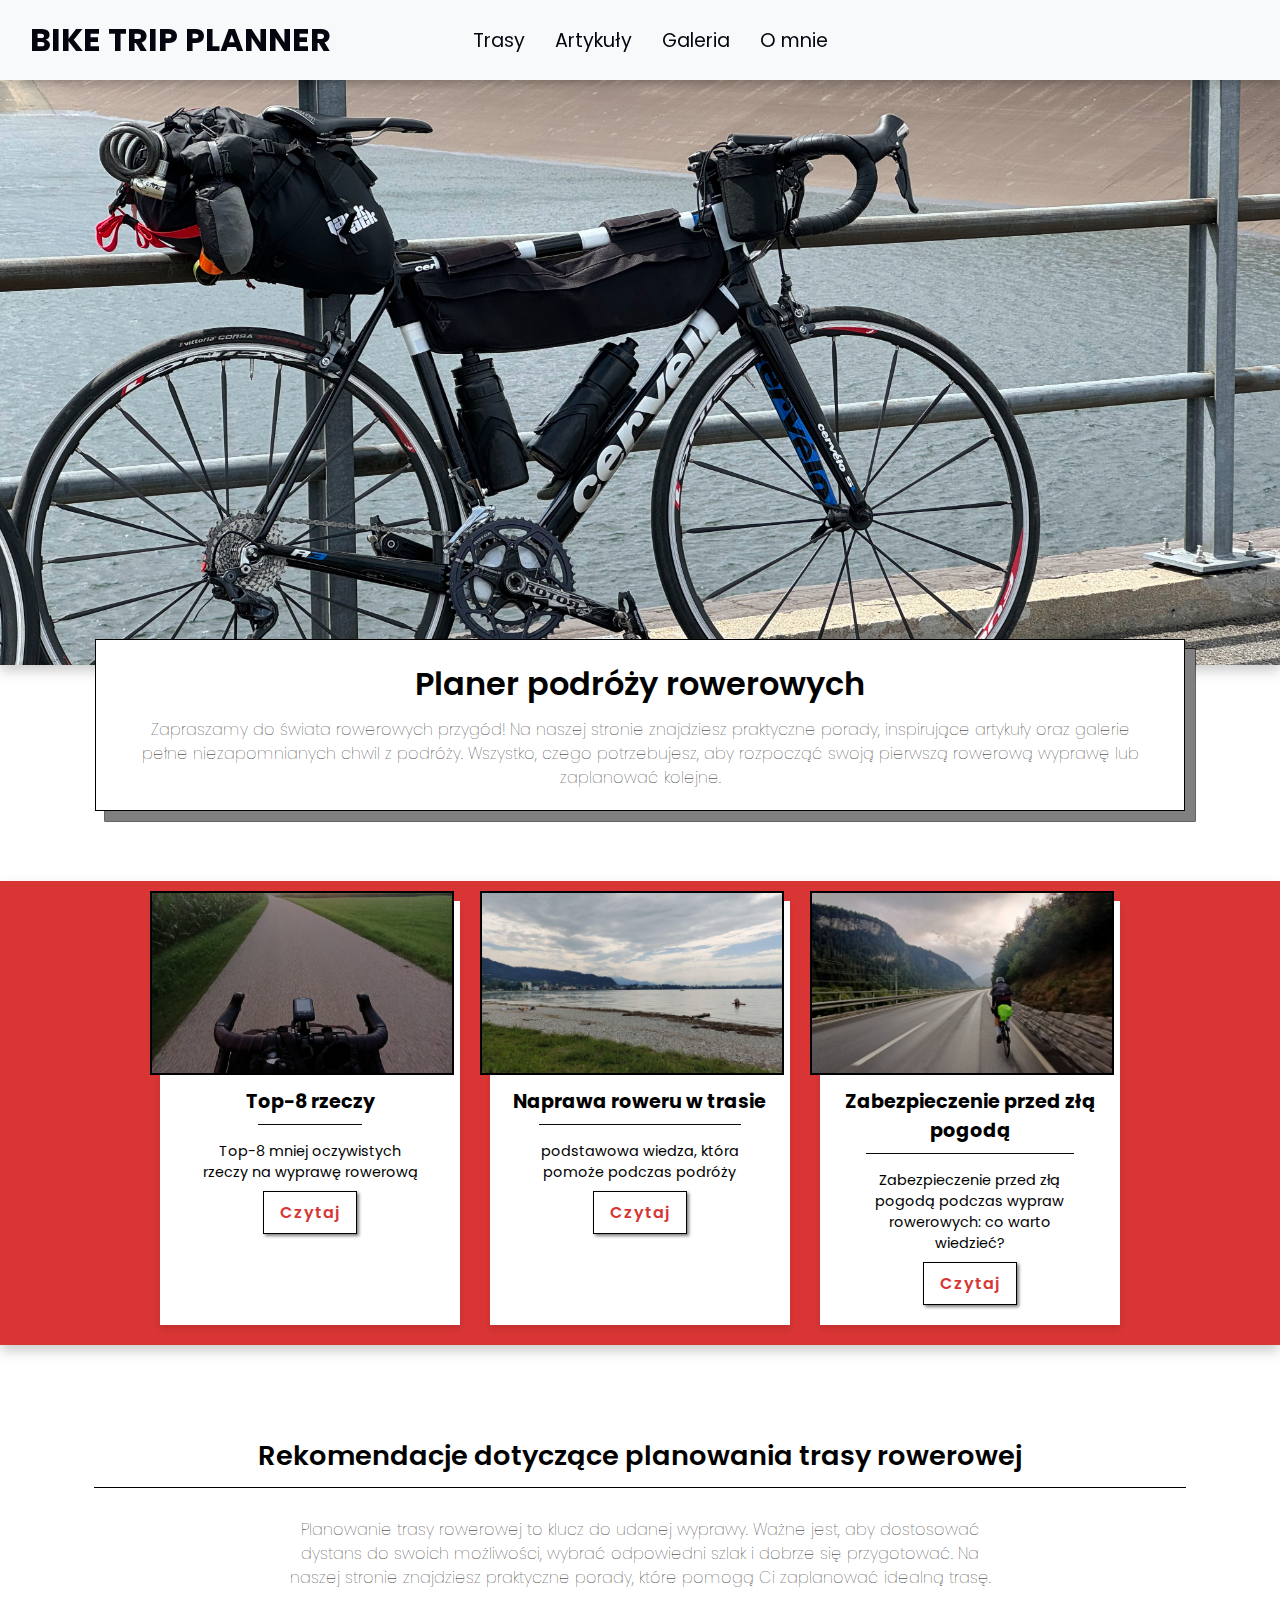
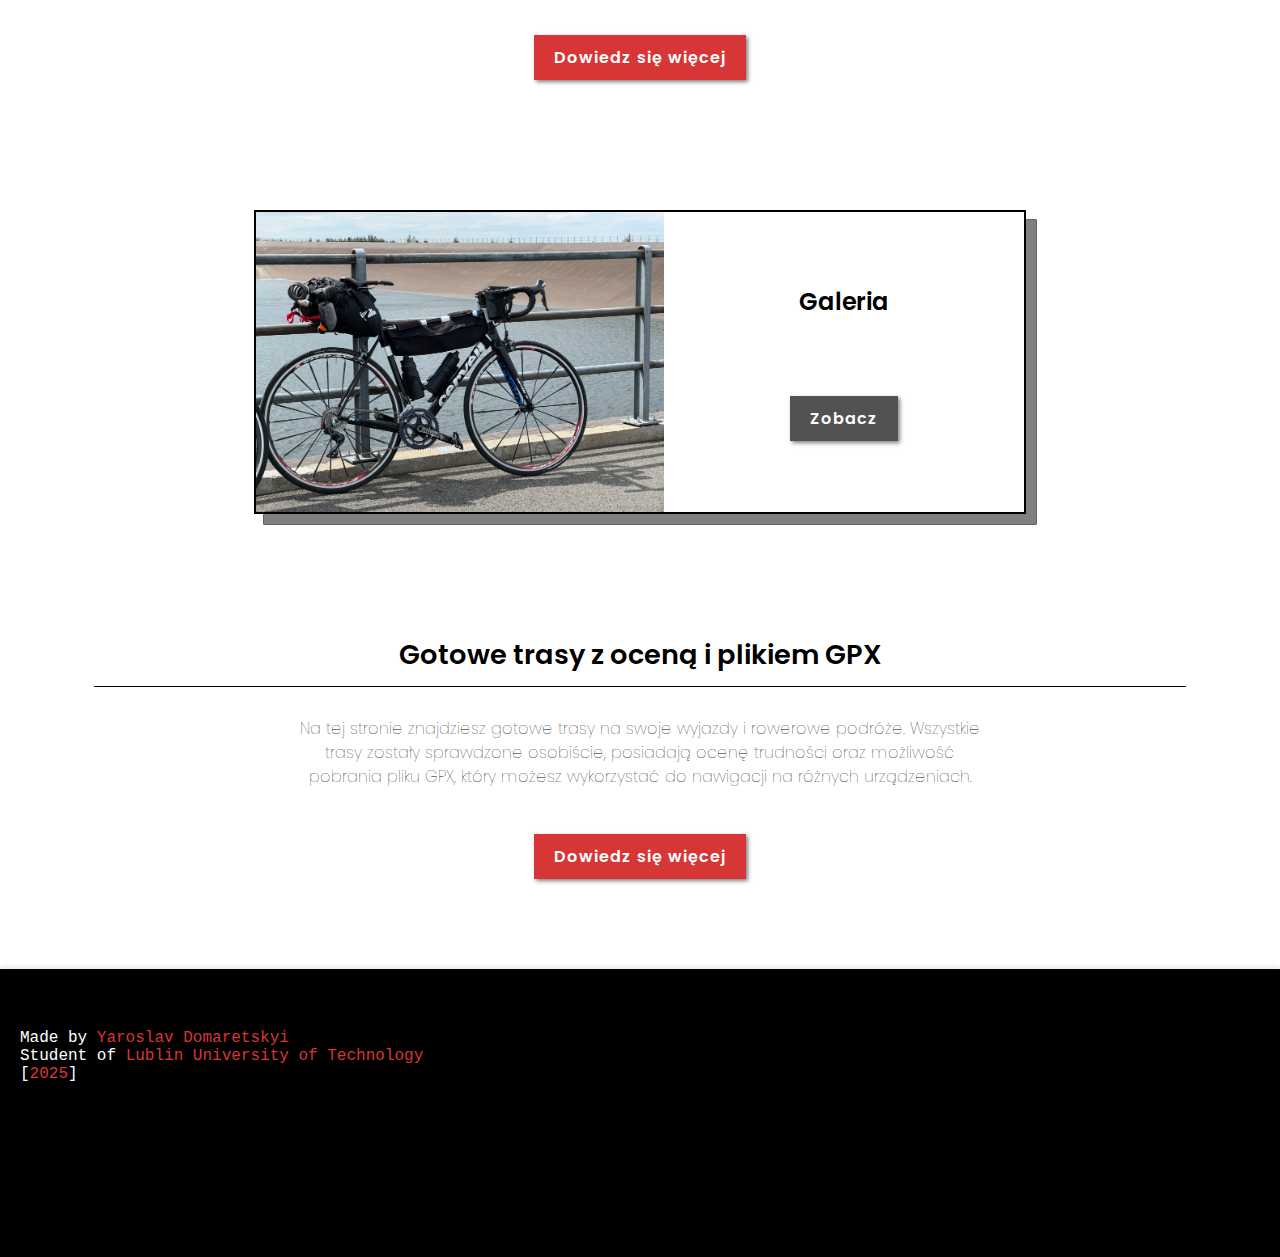
<file: index.html>
<!DOCTYPE html>
<html lang="pl">
<head>
  <meta charset="UTF-8">
  <meta name="viewport" content="width=device-width, initial-scale=1.0">
  <link rel="stylesheet" href="styles.css">
  <link rel="stylesheet" href="theori.css">
  <link href="https://fonts.googleapis.com/css2?family=Poppins:wght@400;600;700&display=swap" rel="stylesheet">
  <title>Bike Trip Planner</title>
  <link rel="icon" href="images/favicon.ico" type="image/x-icon">
  
 
</head>
<body>
  
  <!-- нове меню бургер -->
  <nav class="navbar">
    <a href="index.html" class="logo">BIKE TRIP PLANNER</a>
  
    <!-- Кнопка (бургер), видна только на мобильных -->
    <div class="menu-toggle" id="mobile-menu">
      <!-- Можно использовать любой символ/иконку -->
      <span class="burger-icon"></span>
      <span class="burger-icon"></span>
      <span class="burger-icon"></span>
    </div>
  
    <!-- Ссылки -->
    <div class="nav-links" id="nav-links">
      <a href="map.html">Trasy</a>
      <a href="theori.html">Artykuły</a>
      <a href="gallery.html">Galeria</a>
      <a href="contact.html">O mnie</a>
    </div>
  </nav>
  <script>
    const burger = document.getElementById('mobile-menu');
    const navLinks = document.getElementById('nav-links');
  
    burger.addEventListener('click', () => {
      navLinks.classList.toggle('open');
    });
  </script>
  

  <!-- Header Section with Image Slider -->
  <header class="slider">
    <div class="slide active">
      <img src="images/photo1.jpg" alt="Scenic mountain view">
    </div>
    <div class="slide">
      <img src="images/photo2.jpg" alt="Cyclists on the road">
    </div>
    <div class="slide">
      <img src="images/photo3.jpg" alt="Bike on a trail">
    </div>
  </header>


  <!-- Text Section -->
<section class="text-section">
  <div class="text-container">
    <h1 class="text-title">Planer podróży rowerowych</h1>
    <p class="text-description">
      Zapraszamy do świata rowerowych przygód! Na naszej stronie znajdziesz praktyczne porady, 
inspirujące artykuły oraz galerie pełne niezapomnianych chwil z podróży. 
Wszystko, czego potrzebujesz, aby rozpocząć swoją pierwszą rowerową wyprawę lub 
zaplanować kolejne.
    </p>
  </div>
</section>


<section class="red-section">
  <div class="red-container">
    <div class="article-section" id="random-articles-container"></div>

    
  </div>
</section>


<section class="recommendation-section">
  <h1 class="text-title-mini">Rekomendacje dotyczące planowania trasy rowerowej</h1>
  <div class="line_90"></div>
  <div class="text-description-mini">
    Planowanie trasy rowerowej to klucz do udanej wyprawy. Ważne jest, aby dostosować dystans do swoich możliwości, wybrać odpowiedni szlak i dobrze się przygotować. Na naszej stronie znajdziesz praktyczne porady, które pomogą Ci zaplanować idealną trasę.
  </div>
  <a href="article.html?id=1" class="btn-red">Dowiedz się więcej</a>
</section>


<div class="split-block">
  <div class="split-block-left">
    <img src="images/photo1.jpg" alt="Galeria">
  </div>
  <div class="split-block-right">
    <h2 class="split-title">Galeria</h2>
    <a href="gallery.html" class="btn-gallery">Zobacz</a>
  </div>
</div>

<section class="recommendation-section">
  <h1 class="text-title-mini">Gotowe trasy z oceną i plikiem GPX</h1>
  <div class="line_90"></div>
  <div class="text-description-mini">
    Na tej stronie znajdziesz gotowe trasy na swoje wyjazdy i rowerowe podróże.
Wszystkie trasy zostały sprawdzone osobiście, posiadają ocenę trudności oraz możliwość pobrania pliku GPX, który możesz wykorzystać do nawigacji na różnych urządzeniach.
  </div>
  <a href="map.html" class="btn-red">Dowiedz się więcej</a>
</section>

  <footer class="page-footer">
    <p>
      Made by <a href="contact.html" class="accent">Yaroslav Domaretskyi</a><br>
      Student of <a href="https://pollub.pl/" target="_blank" class="accent">Lublin University of Technology</a><br>
      [<span class="accent">2025</span>]
    </p>
  </footer>


  <script src="script.js"></script>
  <script src="randomArticles.js"></script>

</body>
</html>
</file>
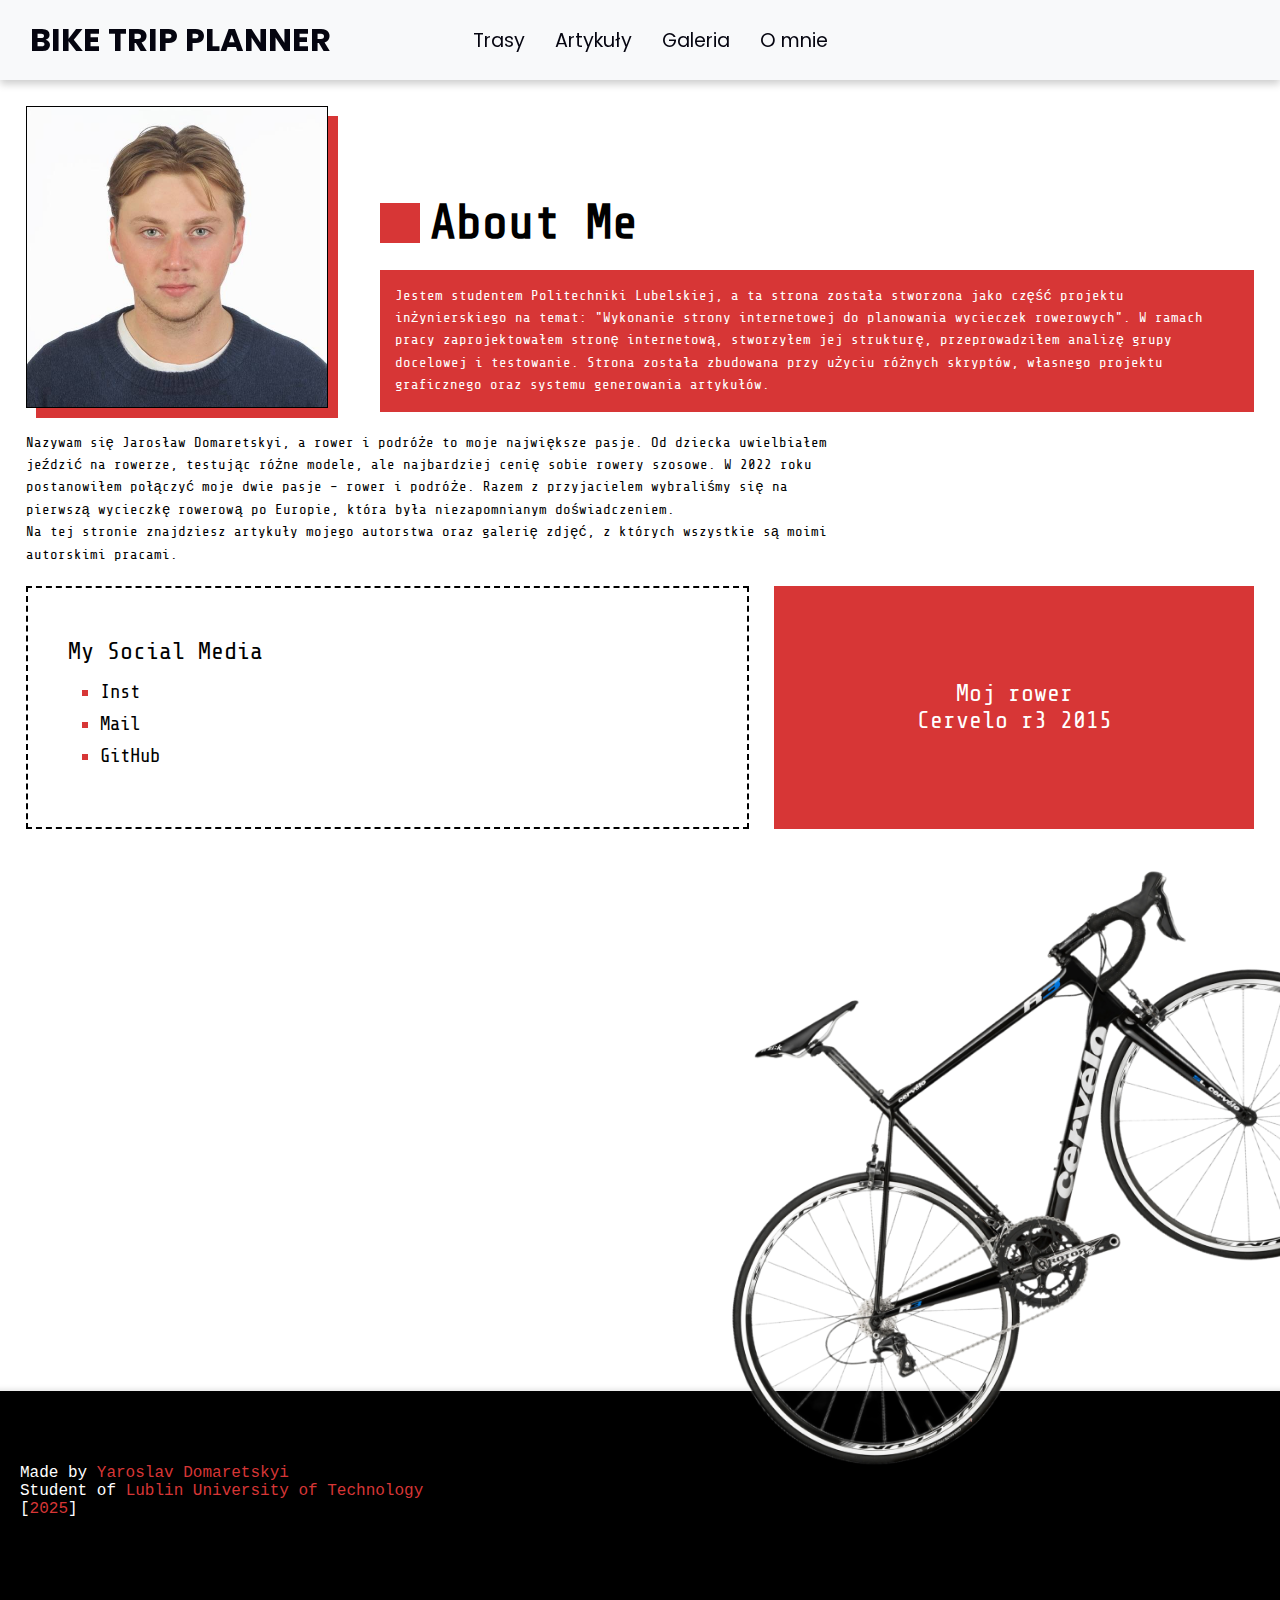
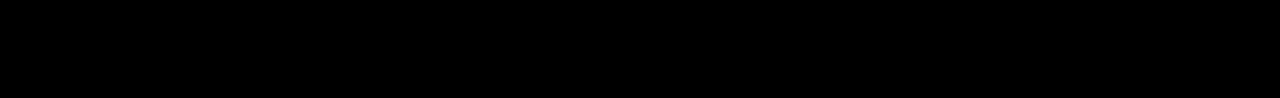
<file: contact.html>
<!DOCTYPE html>
<html lang="uk">

<head>
  <meta charset="UTF-8">
  <meta name="viewport" content="width=device-width, initial-scale=1.0">
  <link href="https://fonts.googleapis.com/css2?family=Poppins:wght@400;600;700&display=swap" rel="stylesheet">
  <link rel="stylesheet" href="map.css">
  <link rel="stylesheet" href="styles.css">
  <link rel="stylesheet" href="about_me.css">
  <title>Bike Trip Planner</title>
  <link rel="icon" href="images/favicon.ico" type="image/x-icon">
  <link rel="preconnect" href="https://fonts.googleapis.com">
  <link rel="preconnect" href="https://fonts.gstatic.com" crossorigin>
  <link
    href="https://fonts.googleapis.com/css2?family=Roboto+Mono:ital,wght@0,100..700;1,100..700&family=Share+Tech+Mono&display=swap"
    rel="stylesheet">

</head>

<body>

  <!-- нове меню бургер -->
  <nav class="navbar navbar_contact">
    <a href="index.html" class="logo logo_contact">BIKE TRIP PLANNER</a>

    <!-- Кнопка (бургер), видна только на мобильных -->
    <div class="menu-toggle" id="mobile-menu">
      <!-- Можно использовать любой символ/иконку -->
      <span class="burger-icon"></span>
      <span class="burger-icon"></span>
      <span class="burger-icon"></span>
    </div>

    <!-- Ссылки -->
    <div class="nav-links" id="nav-links">
      <a href="map.html">Trasy</a>
      <a href="theori.html">Artykuły</a>
      <a href="gallery.html">Galeria</a>
      <a href="contact.html">O mnie</a>
    </div>
  </nav>
  <script>
    const burger = document.getElementById('mobile-menu');
    const navLinks = document.getElementById('nav-links');

    burger.addEventListener('click', () => {
      navLinks.classList.toggle('open');
    });
  </script>

  <div class="main-container">
    <div class="container_me">
      <div class="photo_me">
        <img src="images/me.webp" alt="Your Photo">
      </div>
      <div class="content_me">
        <div class="about_me">
          <h1>About Me</h1>
        </div>
        <div class="description_me">
          Jestem studentem Politechniki Lubelskiej, a ta strona została stworzona jako część projektu inżynierskiego na
          temat: "Wykonanie strony internetowej do planowania wycieczek rowerowych". W ramach pracy zaprojektowałem
          stronę internetową, stworzyłem jej strukturę, przeprowadziłem analizę grupy docelowej i testowanie. Strona
          została zbudowana przy użyciu różnych skryptów, własnego projektu graficznego oraz systemu generowania
          artykułów.
        </div>

      </div>
    </div>
    <div class="under-description">
      Nazywam się Jarosław Domaretskyi, a rower i podróże to moje największe pasje. Od dziecka uwielbiałem jeździć na
      rowerze, testując różne modele, ale najbardziej cenię sobie rowery szosowe. W 2022 roku postanowiłem połączyć moje
      dwie pasje – rower i podróże. Razem z przyjacielem wybraliśmy się na pierwszą wycieczkę rowerową po Europie, która
      była niezapomnianym doświadczeniem.
      <br> Na tej stronie znajdziesz artykuły mojego autorstwa oraz galerię zdjęć, z których wszystkie są moimi
      autorskimi pracami.
    </div>

    <div class="under-blocks">
      <div class="under-left">
        <p class="under-left__social">My Social Media</p>
        <ul>
          <li><a href="https://www.instagram.com/yarik_dmr/" target="_blank">Inst</a></li>
          <li><a href="https://mail.google.com/mail/?view=cm&fs=1&to=yar123uak@gmail.com" target="_blank">Mail</a></li>
          <li><a href="https://github.com/yarikdmr/yarikdmr.github.io" target="_blank">GitHub</a></li>
        </ul>
      </div>
      <div class="under-red">
        <div>Moj rower</div>
        <div><a href="#">Cervelo r3 2015</a></div>
      </div>
    </div>




  </div>






  <div class="footer-photo-banner">
    <div class="photo-banner">
    </div>
    <footer class="page-footer-about page-footer-about_about">

      <img class="photo-bike" src="images/cervelo_r3.png" alt="Photo Banner">

      <p>
        Made by <a href="contact.html" class="accent-about">Yaroslav Domaretskyi</a><br>
        Student of <a href="https://pollub.pl/" target="_blank" class="accent-about">Lublin University of Technology</a><br>
        [<span class="accent-about">2025</span>]
      </p>

    </footer>
  </div>


  <script src="script.js"></script>


</body>

</html>
</file>
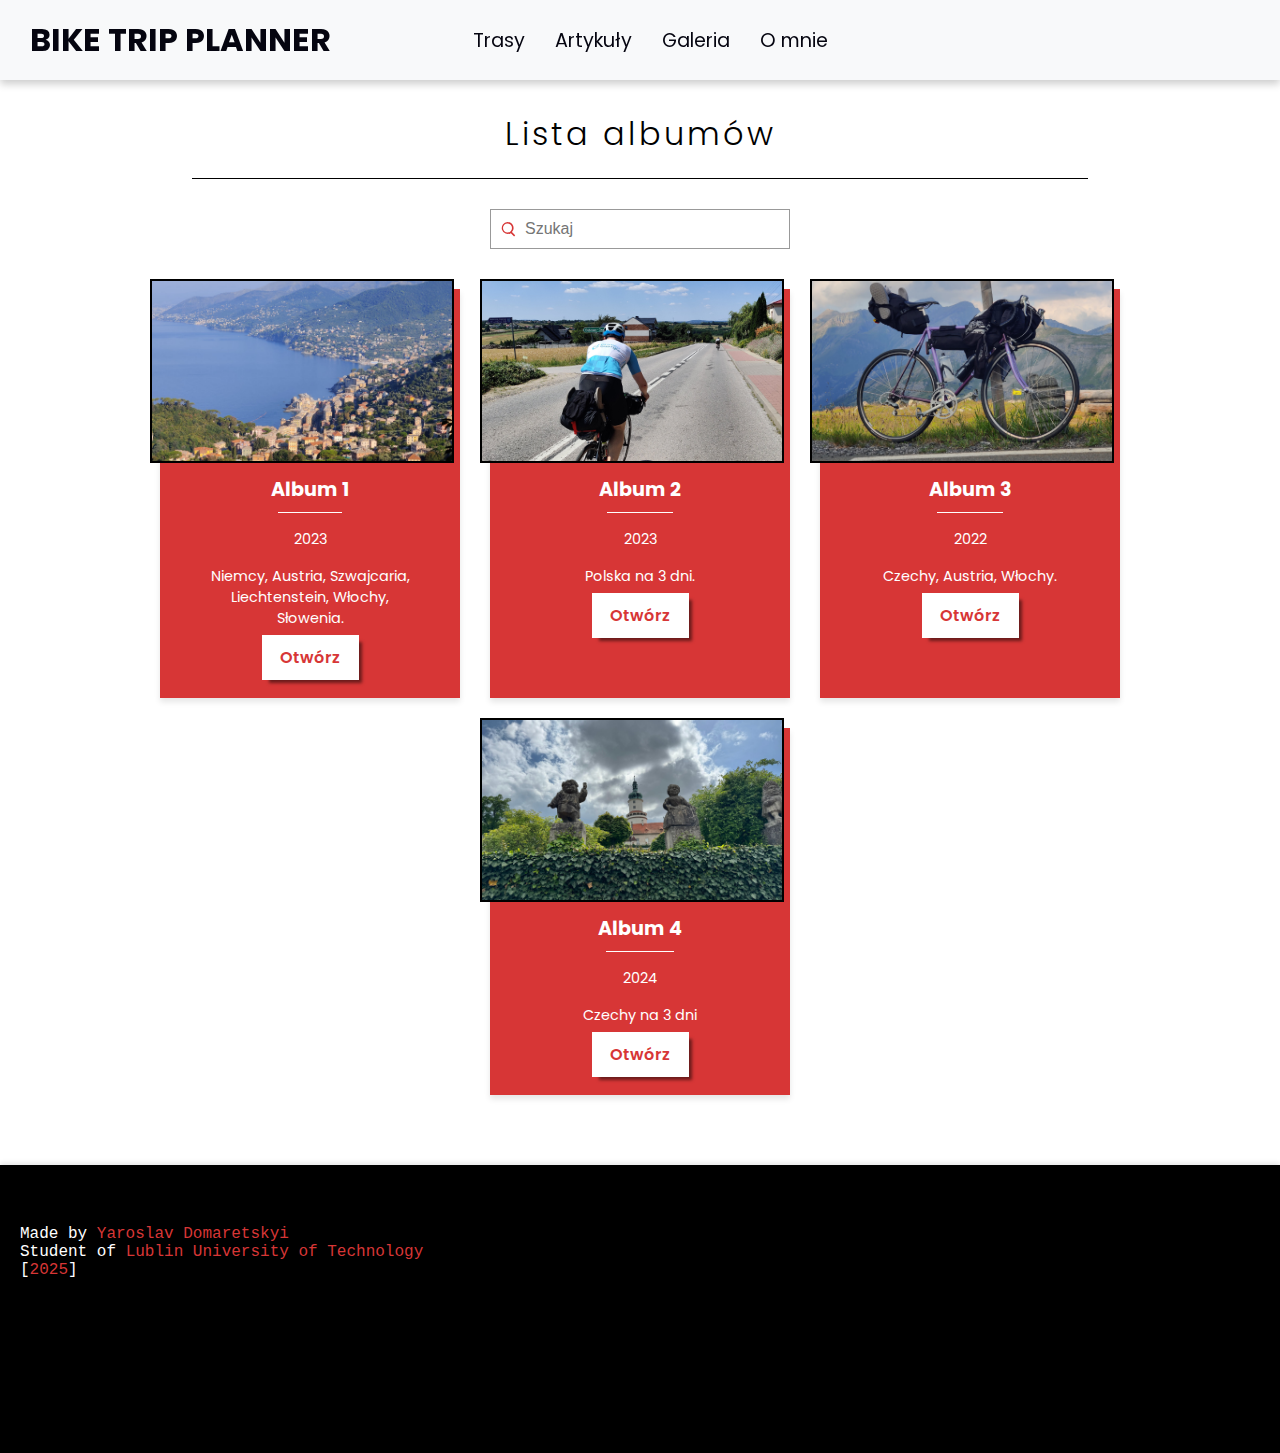
<file: gallery.html>
<!DOCTYPE html>
<html lang="pl">
<head>
  <meta charset="UTF-8">
  <meta name="viewport" content="width=device-width, initial-scale=1.0">
  <title>Bike Trip Planner</title>
  <link rel="stylesheet" href="styles.css">
  <link rel="stylesheet" href="theori.css">
  <link href="https://fonts.googleapis.com/css2?family=Poppins:wght@400;600;700&display=swap" rel="stylesheet">
  <link rel="icon" href="images/favicon.ico" type="image/x-icon">
  
</head>
<body>
  <!-- нове меню бургер -->
  <nav class="navbar">
    <a href="index.html" class="logo">BIKE TRIP PLANNER</a>
  
    <!-- Кнопка (бургер), видна только на мобильных -->
    <div class="menu-toggle" id="mobile-menu">
      <!-- Можно использовать любой символ/иконку -->
      <span class="burger-icon"></span>
      <span class="burger-icon"></span>
      <span class="burger-icon"></span>
    </div>
  
    <!-- Ссылки -->
    <div class="nav-links" id="nav-links">
      <a href="map.html">Trasy</a>
      <a href="theori.html">Artykuły</a>
      <a href="gallery.html">Galeria</a>
      <a href="contact.html">O mnie</a>
    </div>
  </nav>
  <script>
    const burger = document.getElementById('mobile-menu');
    const navLinks = document.getElementById('nav-links');
  
    burger.addEventListener('click', () => {
      navLinks.classList.toggle('open');
    });
  </script>



<h1 class="theori-head-list">Lista albumów</h1>

<div class="search-container">
    <span class="search-icon">
      <!-- Инлайн SVG лупы -->
      <svg width="18" height="18" viewBox="0 0 24 24">
        <path d="M10 2a8 8 0 015.916 13.42l4.339 4.338-1.414 1.415-4.338-4.339A8 8 0 1110 2zm0 2a6 6 0 100 12 6 6 0 000-12z"/>
      </svg>
    </span>
    <input 
      type="text" 
      id="search-input" 
      placeholder="Szukaj" 
      autocomplete="off"
    />
    <ul id="suggestions" class="dropdown"></ul>
  </div>



  <div class="article-section" id="articles-container"></div>



  <footer class="page-footer">
    <p>
      Made by <a href="contact.html" class="accent">Yaroslav Domaretskyi</a><br>
      Student of <a href="https://pollub.pl/" target="_blank" class="accent">Lublin University of Technology</a><br>
      [<span class="accent">2025</span>]
    </p>
  </footer>

  <script src="script.js"></script>
  <script src="gallery.js"></script>
</body>
</html>
</file>
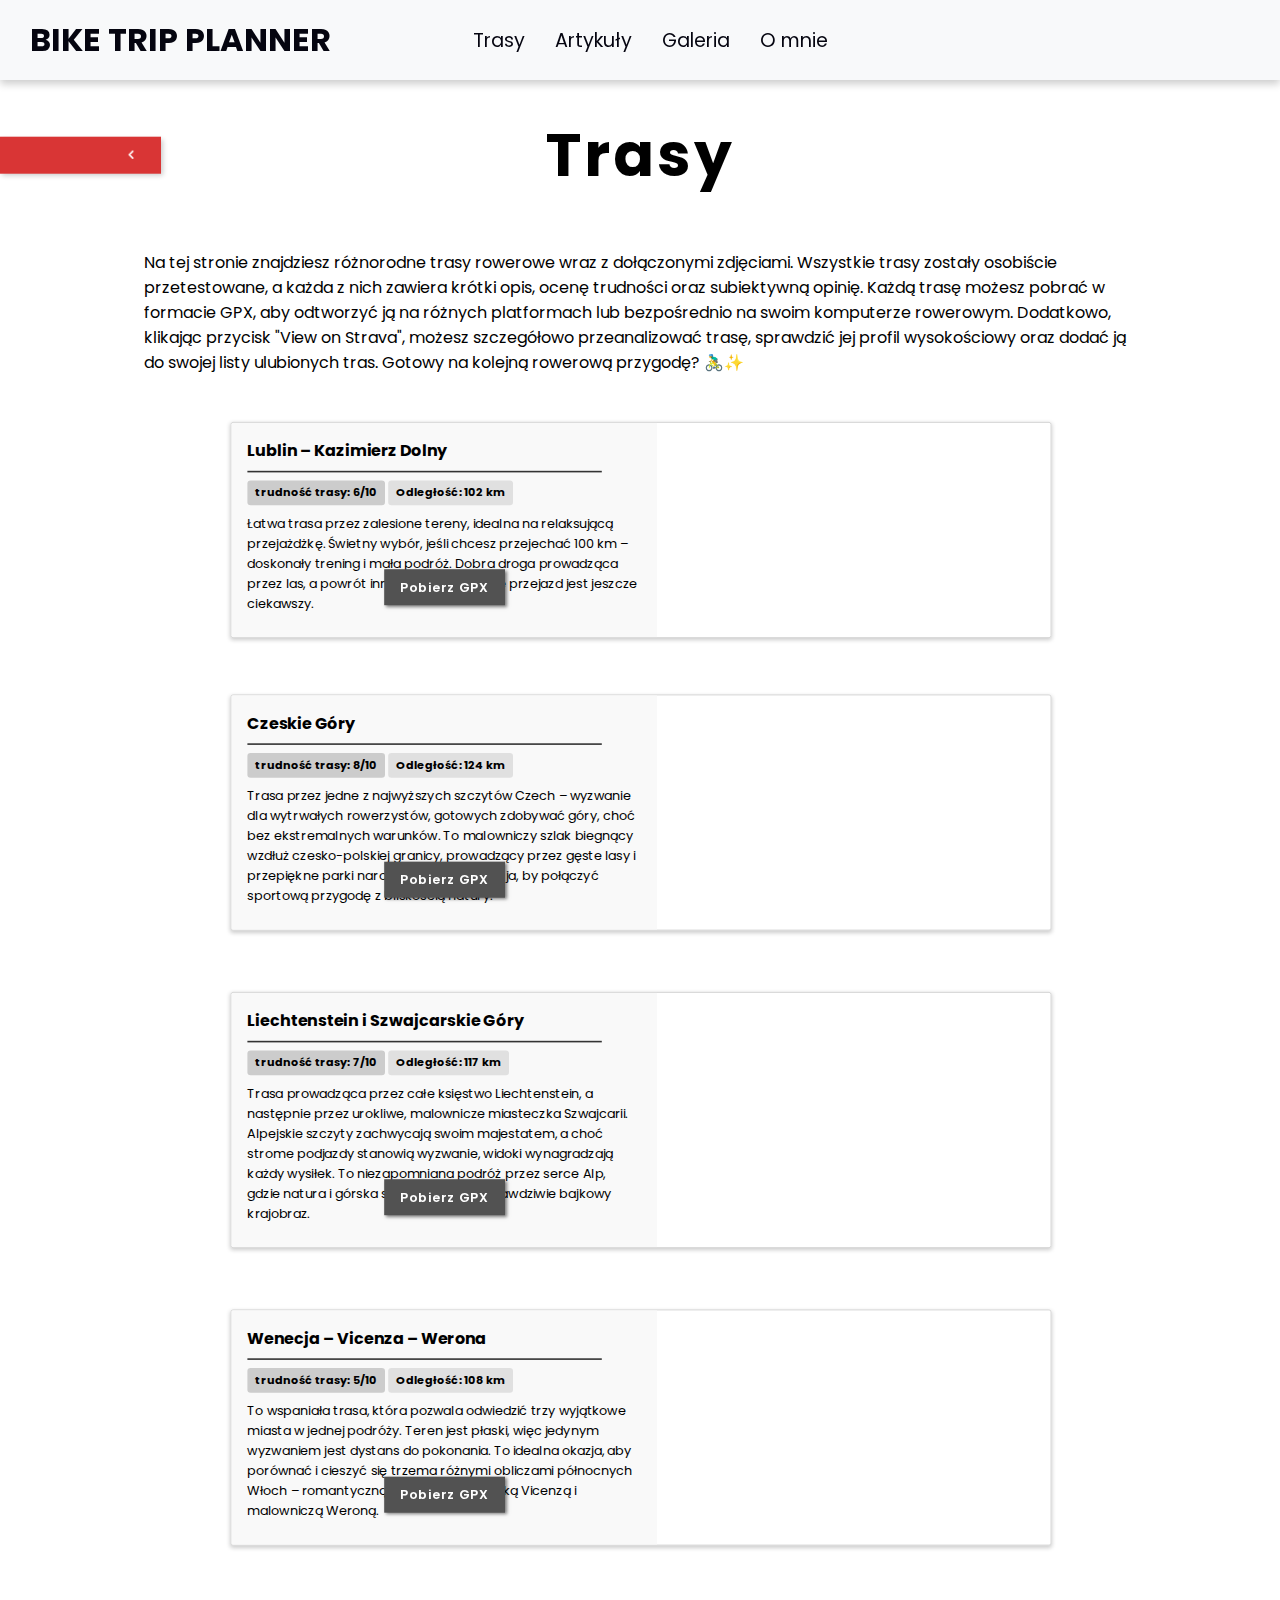
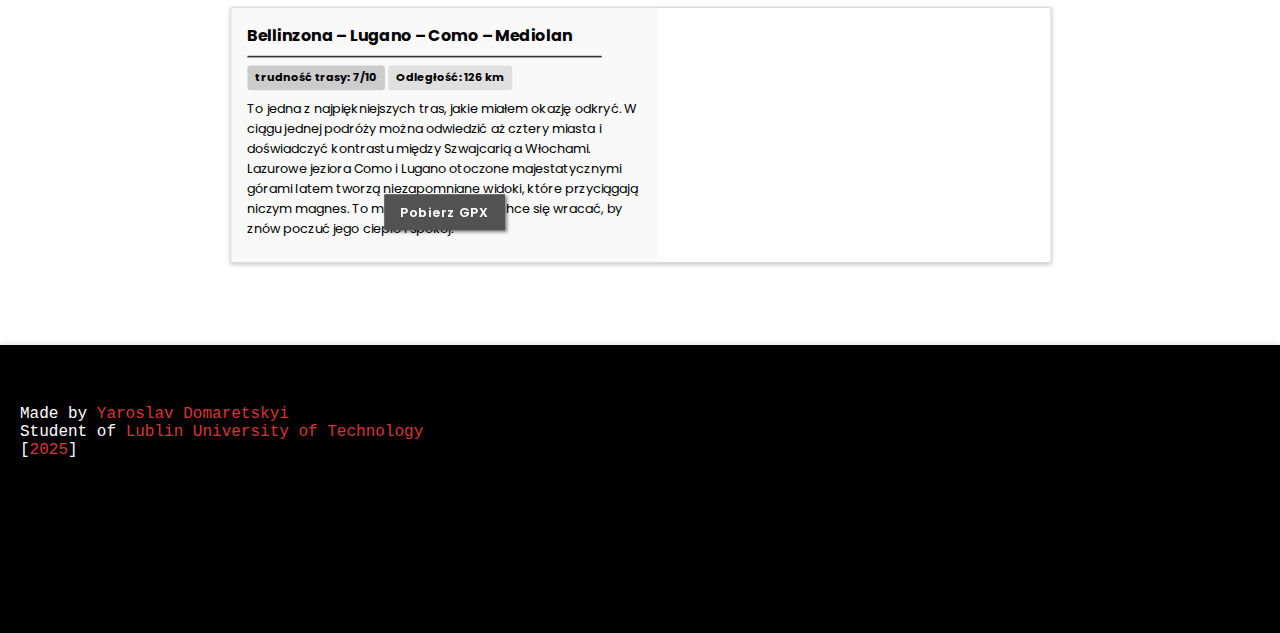
<file: map.html>
<!DOCTYPE html>
<html lang="uk">

<head>
  <meta charset="UTF-8">
  <meta name="viewport" content="width=device-width, initial-scale=1.0">
  <link href="https://fonts.googleapis.com/css2?family=Poppins:wght@400;600;700&display=swap" rel="stylesheet">
  <link rel="stylesheet" href="map.css">
  <link rel="stylesheet" href="styles.css">
  <title>Bike Trip Planner</title>
  <link rel="icon" href="images/favicon.ico" type="image/x-icon">


</head>

<body>

  <!-- нове меню бургер -->
  <nav class="navbar">
    <a href="index.html" class="logo">BIKE TRIP PLANNER</a>
  
    <!-- Кнопка (бургер), видна только на мобильных -->
    <div class="menu-toggle" id="mobile-menu">
      <!-- Можно использовать любой символ/иконку -->
      <span class="burger-icon"></span>
      <span class="burger-icon"></span>
      <span class="burger-icon"></span>
    </div>
  
    <!-- Ссылки -->
    <div class="nav-links" id="nav-links">
      <a href="map.html">Trasy</a>
      <a href="theori.html">Artykuły</a>
      <a href="gallery.html">Galeria</a>
      <a href="contact.html">O mnie</a>
    </div>
  </nav>
  <script>
    const burger = document.getElementById('mobile-menu');
    const navLinks = document.getElementById('nav-links');
  
    burger.addEventListener('click', () => {
      navLinks.classList.toggle('open');
    });
  </script>

  <div class="header">
    <a href="index.html" class="red-back-button">
      <img src="images/left-normal.png" alt="Back"> 
  </a>
    <h1>Trasy</h1>
  </div>

  <div class="container">
    <div class="addi-text">
      <p>Na tej stronie znajdziesz różnorodne trasy rowerowe wraz z dołączonymi zdjęciami. Wszystkie trasy zostały osobiście przetestowane, a każda z nich zawiera krótki opis, ocenę trudności oraz subiektywną opinię.

        Każdą trasę możesz pobrać w formacie GPX, aby odtworzyć ją na różnych platformach lub bezpośrednio na swoim komputerze rowerowym.
        
        Dodatkowo, klikając przycisk "View on Strava", możesz szczegółowo przeanalizować trasę, sprawdzić jej profil wysokościowy oraz dodać ją do swojej listy ulubionych tras.
        
        Gotowy na kolejną rowerową przygodę? 🚴‍♂️✨</p>
    </div>
    
    </div>
  


    
    <div class="route-container" id="routes"></div>
    
     <!-- === МОДАЛЬНЕ ВІКНО === -->
    <div id="difficultyModal" class="modal">
    <div class="modal-content">
        <span class="close" onclick="closeModal()">&times;</span>
        <h2>Poziomy trudności tras rowerowych</h2>
        <table>
            <tr><th>Poziom</th><th>Opis</th></tr>
            <tr><td>1-2</td><td>Bardzo łatwe trasy, niemal płaska droga, minimalne podjazdy.</td></tr>
            <tr><td>3-4</td><td>Łatwe trasy, niewielkie podjazdy, dobra nawierzchnia.</td></tr>
            <tr><td>5-6</td><td>Średnia trudność, mieszany teren, odcinki żwirowe.</td></tr>
            <tr><td>7-8</td><td>Trudne trasy, górzyste tereny, długie podjazdy.</td></tr>
            <tr><td>9-10</td><td>Bardzo trudne trasy, techniczne zjazdy, wysokie przełęcze.</td></tr>
        </table>
    </div>
</div>


    <footer class="page-footer">
      <p>
        Made by <a href="contact.html" class="accent">Yaroslav Domaretskyi</a><br>
        Student of <a href="https://pollub.pl/" target="_blank" class="accent">Lublin University of Technology</a><br>
        [<span class="accent">2025</span>]
      </p>
    </footer>

    <script src="script.js"></script>
    <script src="map.js"></script>


  














  
</body>

</html>
</file>
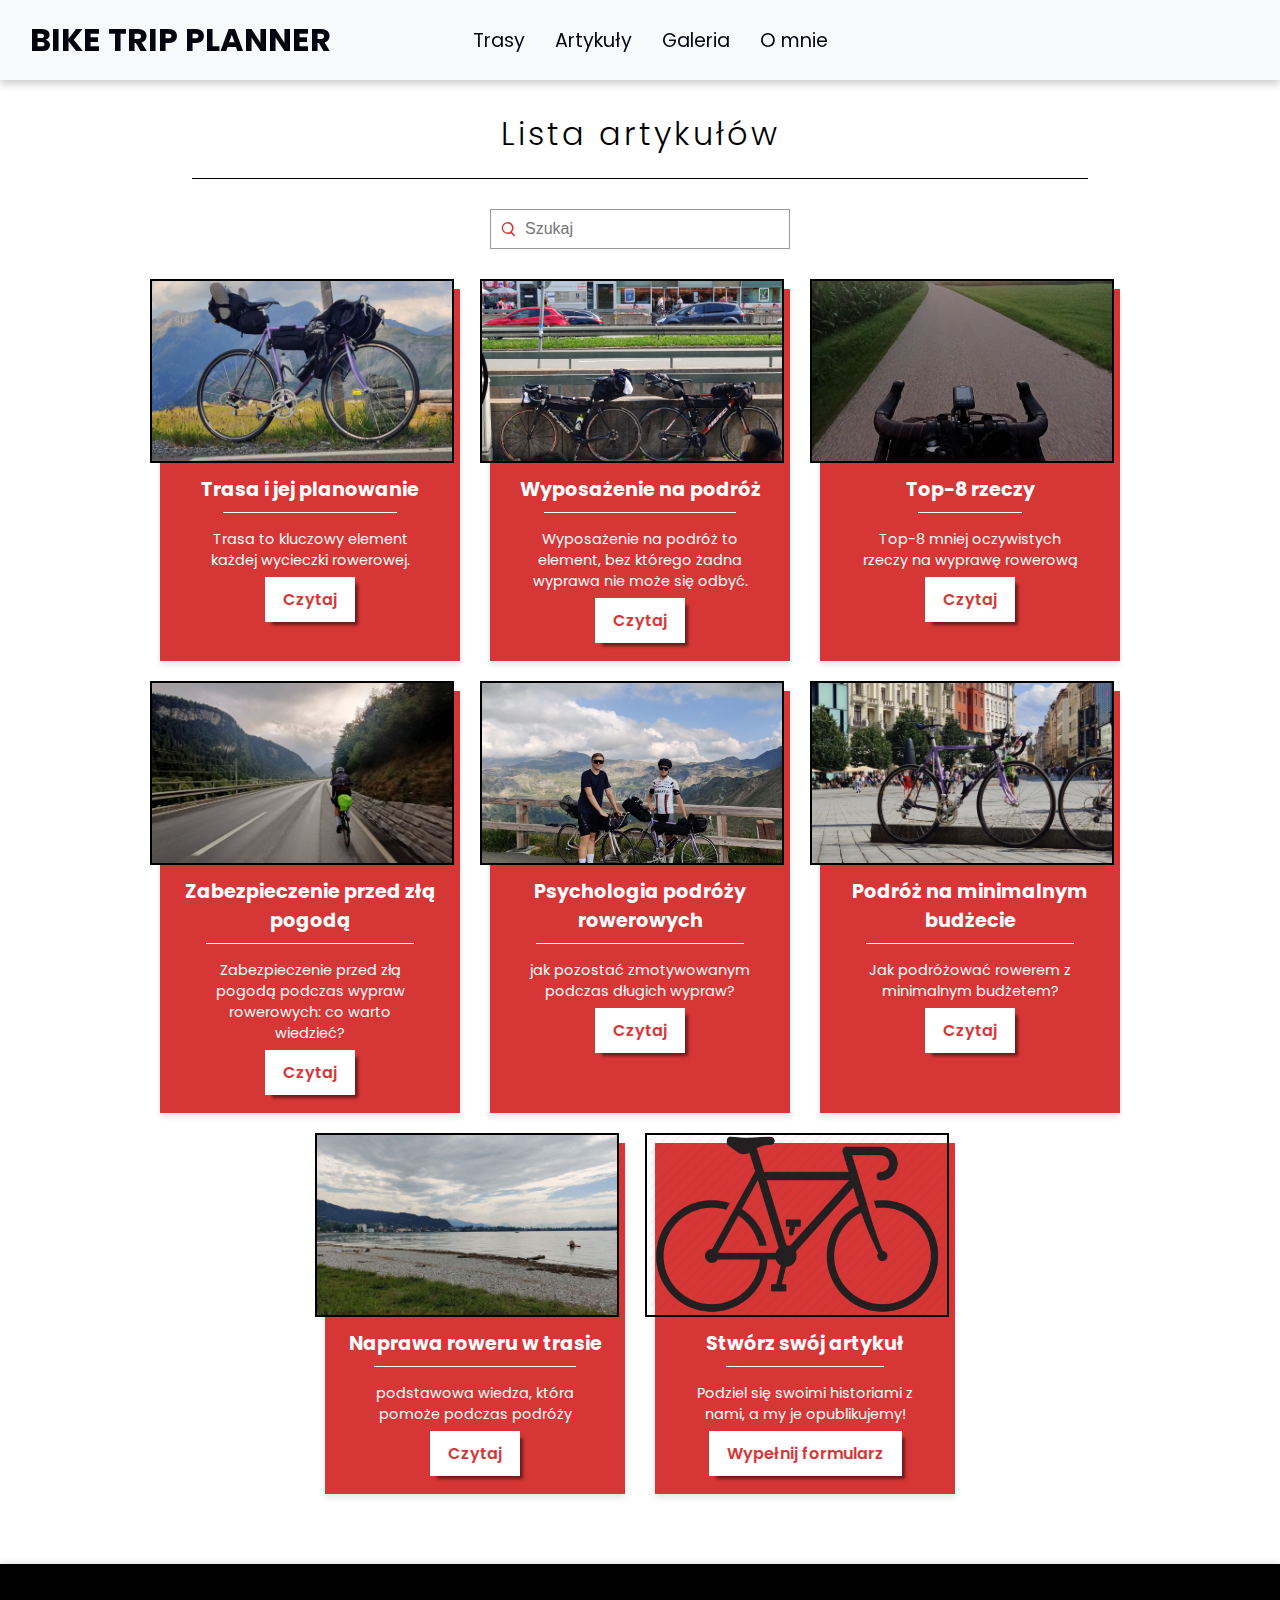
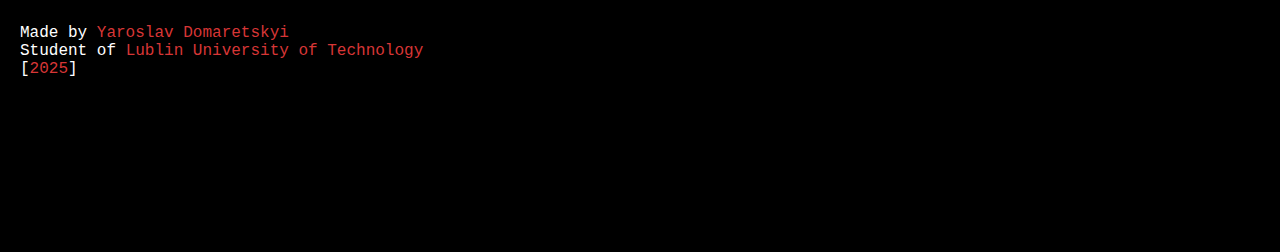
<file: theori.html>
<!DOCTYPE html>
<html lang="pl">
<head>
    
  <meta charset="UTF-8">
  <meta name="viewport" content="width=device-width, initial-scale=1.0">
  <link rel="stylesheet" href="styles.css">
  <link href="https://fonts.googleapis.com/css2?family=Poppins:wght@400;600;700&display=swap" rel="stylesheet">
  <link rel="stylesheet" href="theori.css">
  <title>Bike Trip Planner</title>
  <link rel="icon" href="images/favicon.ico" type="image/x-icon">
</head>

<body>
    

<!-- нове меню бургер -->
<nav class="navbar">
  <a href="index.html" class="logo">BIKE TRIP PLANNER</a>

  <!-- Кнопка (бургер), видна только на мобильных -->
  <div class="menu-toggle" id="mobile-menu">
    <!-- Можно использовать любой символ/иконку -->
    <span class="burger-icon"></span>
    <span class="burger-icon"></span>
    <span class="burger-icon"></span>
  </div>

  <!-- Ссылки -->
  <div class="nav-links" id="nav-links">
    <a href="map.html">Trasy</a>
    <a href="theori.html">Artykuły</a>
    <a href="gallery.html">Galeria</a>
    <a href="contact.html">O mnie</a>
  </div>
</nav>
<script>
  const burger = document.getElementById('mobile-menu');
  const navLinks = document.getElementById('nav-links');

  burger.addEventListener('click', () => {
    navLinks.classList.toggle('open');
  });
</script>
  
      
    
      <h1 class="theori-head-list">Lista artykułów</h1>


      

      <div class="search-container">
        <span class="search-icon">
          <!-- Инлайн SVG лупы -->
          <svg width="18" height="18" viewBox="0 0 24 24">
            <path d="M10 2a8 8 0 015.916 13.42l4.339 4.338-1.414 1.415-4.338-4.339A8 8 0 1110 2zm0 2a6 6 0 100 12 6 6 0 000-12z"/>
          </svg>
        </span>
        <input 
          type="text" 
          id="search-input" 
          placeholder="Szukaj" 
          autocomplete="off"
        />
        <ul id="suggestions" class="dropdown"></ul>
      </div>
      
    
      
    
    <div class="article-section" id="articles-container"></div>
    
    <!-- скрипт -->
      <!-- <div class="article-section" id="articles-container"></div> -->
    

      
      <footer class="page-footer">
        <p>
          Made by <a href="contact.html" class="accent">Yaroslav Domaretskyi</a><br>
          Student of <a href="https://pollub.pl/" target="_blank" class="accent">Lublin University of Technology</a><br>
          [<span class="accent">2025</span>]
        </p>
      </footer>




    <script src="script.js"></script>
    <script src="theori.js"></script>
  </body>
  </html>
</file>
<file: styles.css>
body {
  font-family: 'Poppins', sans-serif; /* Вказуємо основний шрифт */
  margin: 0;
  padding: 0;
  box-sizing: border-box;
}

/* Базовый стиль навбара */
.navbar {
  display: flex;
  min-height: 50px;
  align-items: center;
  justify-content: space-between;
  padding: 15px 30px;
  background: #f8f9fa;
  position: sticky;
  top: 0;
  box-shadow: 0 4px 8px rgba(0, 0, 0, 0.2);
  z-index: 1000;
  transition: all 0.4s ease;
}

/* Уменьшаем отступы при «сжатии» (если используете скрипт, 
   который добавляет .shrink при прокрутке) */
.navbar.shrink {
  padding: 8px 30px;
  box-shadow: 0 2px 4px rgba(0,0,0,0.1);
  background-color: #ffffff;
}

/* Лого */
.navbar .logo {
  position: absolute;
  font-size: 2em;
  font-weight: bold;
  color: #050510;
  text-decoration: none;
  transition: color 0.3s ease, transform 0.3s ease;
}
.navbar .logo:hover {
  color: #D73636;
  transform: scale(1.05);
}

/* При .shrink уменьшаем лого */
.navbar.shrink .logo {
  font-size: 1.2em;
}

/* Навигационные ссылки в десктопной версии */
.nav-links {
  padding-left: 20px;
  display: flex;
  margin: 0 auto;
  gap: 30px; /* Отступы между ссылками */
  
}

.nav-links a {
  color: #050510;
  text-decoration: none;
  font-size: 1.2em;
  transition: color 0.3s ease, transform 0.3s ease;
}
.nav-links a:hover {
  color: #D73636;
  transform: scale(1.05);
}

/* Бургер-меню (кнопка). 
   По умолчанию скрываем на больших экранах — покажем на мобильных */
.menu-toggle {
  display: none; 
  cursor: pointer;
}
.menu-toggle .burger-icon {
  display: block;
  width: 25px;
  height: 3px;
  margin: 5px 0;
  background-color: #050510;
  transition: background-color 0.3s;
}

/* ---- Адаптивная часть ---- */
@media (max-width: 768px) {
  /* Делаем лого поменьше при очень узких экранах, если нужно */
  .navbar .logo {
    font-size: 1.5em;
  }

  /* Показываем бургер-иконку */
  .menu-toggle {
    display: block;
  }

  /* Скрываем ссылки, пока не откроется меню */
  .nav-links {
    display: none; /* По умолчанию скрыто */
    position: absolute;
    top: 60px;        /* Ниже хедера (с учётом высоты .navbar) */
    left: 0;
    width: 100%;      /* Полная ширина */
    background-color: #f8f9fa;
    flex-direction: column;
    align-items: center; 
    gap: 0;           /* Сбрасываем gap, сделаем отступы через padding */
    padding: 10px 0;
    box-shadow: 0 4px 8px rgba(0,0,0,0.3);
  }
  .nav-links a {
    display: block;
    width: 100%;
    padding: 10px 0;
    font-size: 1.1em;
    text-align: center;
  }

  /* Когда активируем меню (JS будет добавлять класс open),
     тогда показываем блок ссылок */
  .nav-links.open {
    display: flex;
  }
}
@media (max-width: 998px) {
  .nav-links {
    margin: unset;
  }
  .navbar .logo {
    position: relative;
  }
}


/* Slider Section */
.slider {
  position: relative;
  overflow: hidden;
  height: 65vh; /* Збільшена висота для слайдера */
  width: 100%;
  box-shadow: 0 6px 12px rgba(0, 0, 0, 0.2);
  
}


.slider .slide {
  position: absolute;
  top: 0;
  left: 0;
  width: 100%;
  height: 100%;
  opacity: 0;
  transition: opacity 1.5s ease-in-out;
}

.slider .slide img {
  width: 100%;
  height: 100%;
  object-fit: cover; /* Зберігає пропорції фото */
}

.slider .slide.active {
  opacity: 1;
}


/* Текстова секція */
.text-section {
  position: relative;
  width: 85%; /* ширина блоку (відступи з боків) */
  margin: -2% auto 0 auto; /* виступ на 5% */
  background-color: white;
  border: 1px solid black; /* чорна рамка */
  box-shadow: 
  10px 10px 0 0 gray, /* Тінь */
  10px 10px 0 0.6px black; /* Рамка для тіні */
  
}


.text-container {
  padding: 20px 40px 20px; /* внутрішні відступи для тексту */
  text-align: center;
}

.text-title {
  font-size: 2rem;
  font-weight: 600;
  margin: 0 0 10px;
}

.text-description {
  font-size: 1rem;
  line-height: 1.5;
  margin: 0;
  font-weight: 100;
}


/* Секція для рекомендацій */

.recommendation-section {
  text-align: center; /* Центрування тексту */
  padding: 40px 20px; /* Збільшено верхній та нижній відступи */
  margin-top: 50px; /* Відступ від попереднього вмісту сайту */
}

.text-title-mini {
  font-size: 1.7rem;
  font-weight: 600;
  margin: 0 0 10px;
}
.text-description-mini {
  width: 60%; /* Ширина блоку */
  font-size: 1rem;
  line-height: 1.5;
  margin: 10px auto; /* Центрування блоку по горизонталі з додатковим зовнішнім відступом зверху */
  font-weight: 100;
  text-align: center; /* Центрування тексту */
  padding: 20px; /* Внутрішній відступ для збільшення відстані до країв */
  box-sizing: border-box; /* Щоб внутрішні відступи враховувалися у ширині блоку */
}


.line_90 {
  width: 88%; /* Ширина лінії */
  height: 1px; /* Товщина лінії */
  background-color: #000000; /* Червоний колір */
  margin: 10px auto; /* Центрування лінії */
}

/* Кнопка */
.btn-red {
  letter-spacing: 1px;
  margin-top: 15px;
  display: inline-block;
  background-color: #D73636; /* Червоний фон */
  color: white; /* Білий текст */
  font-weight: 600; /* Жирний текст */
  font-size: 1rem; /* Розмір тексту */
  text-decoration: none; /* Без підкреслення */
  padding: 10px 20px; /* Внутрішні відступи */
  border-radius: 0px; /* Закруглені кути */
  box-shadow: 2px 2px 4px rgba(0, 0, 0, 0.5); 
  transition: box-shadow 0.3s ease, transform 0.3s ease, background-color 0.3s ease, color 0.3s ease; /* Плавний перехід */
  &-split {
    margin-top: 0;
  }
}

.btn-red:hover {
  
  box-shadow: 0 0 0 1px black, 6px 6px 4px rgba(0, 0, 0, 0.7); /* Більша тінь при наведенні */
  transform: translateY(+3px); /* Легке підняття при наведенні */
  transform: translateX(+3px)
}


/* Червона секція */
.red-section {
  background-color: #D93535; /* Червоний фон */
  width: 100%; /* На всю ширину екрану */
  padding: px 0; /* Відступи зверху і знизу */
  margin-top: 70px ; /* Відступ від попереднього блоку */
  box-shadow: 0 6px 12px rgba(0, 0, 0, 0.2);
}

.red-container {
  display: flex; /* Використовуємо flexbox */
  justify-content: space-around; /* Вирівнювання блоків із рівними відступами */
  flex-wrap: wrap; /* Автоматичний перенос блоків, якщо ширина екрана недостатня */
  max-width: 1200px; /* Обмеження ширини контейнера */
  margin: 0 auto; /* Вирівнювання контейнера по центру */
  gap: 20px; /* Відступ між блоками */
  padding: 0 20px; /* Відступи з боків усередині контейнера */
}

.red-box {
  background-color: white; /* Білий фон для блоків */
  color: black; /* Чорний текст */
  flex: 1 1 calc(25% - 20px); /* Кожен блок займає 25% ширини мінус відступ */
  max-width: calc(25% - 20px); /* Максимальна ширина 25% */
  text-align: center; /* Текст по центру */
  padding: 20px; /* Відступи всередині блоків */
  border: 1px solid black; /* Чорна рамка навколо блоків */
  box-shadow: 2px 2px 5px rgba(0, 0, 0, 0.2); /* Тінь для блоків */
  transition: transform 0.3s ease, box-shadow 0.3s ease; /* Анімація */
}

.red-box:hover {
  transform: scale(1.05); /* Збільшення при наведенні */
  box-shadow: 4px 4px 10px rgba(0, 0, 0, 0.4); /* Більша тінь при наведенні */
}


/* Загальний стиль блоку */
.split-block {
  margin: 90px auto; /* 30px зверху і знизу, auto — по центру горизонтально */
  /* або: */
  margin-bottom: 80px; /* Відступ знизу */
  width: 60%;
  display: flex; /* Дві області поруч */
  border: 2px solid black; /* Чорна рамка */
  background-color: white; /* Білий фон */
  height: 300px; /* Висота блоку */
  max-width: 1000px; /* Максимальна ширина */
  
  overflow: hidden; /* Обрізає вміст, що виходить за межі блоку */
  box-shadow: 
  10px 10px 0 0 gray, /* Тінь */
  10px 10px 0 0.6px black; /* Рамка для тіні */
}

/* Ліва область (з фото) */
.split-block-left {
  flex: 1.2; /* Займає 50% блоку */
  overflow: hidden; /* Обрізає зображення, що виходить за межі блоку */
  position: relative; /* Для позиціювання зображення */
}

.split-block-left img {
  width: 100%; /* Фото заповнює всю ширину області */
  height: 100%; /* Фото заповнює всю висоту області */
  object-fit: cover; /* Обрізає фото зі всіх сторін, зберігаючи пропорції */
  object-position: center; /* Центрує обрізання фото */
  position: absolute; /* Забезпечує точне позиціювання всередині області */
  top: 0;
  left: 0;
  margin: 0;
}

/* Права область (з текстом і кнопкою) */
.split-block-right {
  flex: 1; /* Займає 50% блоку */
  display: flex; /* Використовує Flexbox для вирівнювання */
  flex-direction: column; /* Елементи розташовані вертикально */
  justify-content: space-evenly; /* Простір між заголовком і кнопкою */
  align-items: center; /* Горизонтальне вирівнювання по центру */
  padding: 10px; /* Внутрішній відступ */
  position: relative;
}

/* Заголовок */
.split-title {
  font-size: 1.5rem; /* Розмір тексту */
  font-weight: 600; /* Жирний текст */
  text-align: center; /* Вирівнювання по центру */
  margin: 0;
}


.btn-gallery {
  letter-spacing: 1px;
  margin-top: 15px;
  display: inline-block;
  background-color: #525252; /* Червоний фон */
  color: white; /* Білий текст */
  font-weight: 600; /* Жирний текст */
  font-size: 1rem; /* Розмір тексту */
  text-decoration: none; /* Без підкреслення */
  padding: 10px 20px; /* Внутрішні відступи */
  border-radius: 0px; /* Закруглені кути */
  box-shadow: 2px 2px 4px rgba(0, 0, 0, 0.5); 
  transition: box-shadow 0.3s ease, transform 0.3s ease, background-color 0.3s ease, color 0.3s ease; /* Плавний перехід */
  &-split {
    margin-top: 0;
  }
}

.btn-gallery:hover {
  
  box-shadow: 0 0 0 1px black, 6px 6px 4px rgba(0, 0, 0, 0.7); /* Більша тінь при наведенні */
  transform: translateY(+3px); /* Легке підняття при наведенні */
  transform: translateX(+3px)
}

/* --- Адаптив для телефонів --- */
@media (max-width: 768px) {
  .split-block {
    flex-direction: column; /* Вертикальне розташування елементів */
    width: 90%; /* Блок займає 90% ширини екрану */
    height: auto; /* Автоматична висота */
  }

  .split-block-left {
    flex: none; /* Фото займає всю ширину */
    height: 200px; /* Фіксована висота для фото */
  }

  .split-block-right {
    flex: none; /* Текст займає всю ширину */
    padding: 20px 10px; /* Відступи навколо тексту */
    text-align: center; /* Центруємо текст */
  }

  .split-title {
    margin-bottom: 20px; /* Відступ під заголовком */
    font-size: 1.3rem; /* Менший розмір тексту */
  }

  .btn-gallery {
    margin-top: 10px; /* Відступ над кнопкою */
  }
}



















/* галерея*/

.tz-gallery {
  padding: 40px;
}

.tz-gallery .thumbnail {
  padding: 0;
  margin-bottom: 30px;
  background-color: #fff;
  border-radius: 4px;
  border: none;
  transition: 0.15s ease-in-out;
  box-shadow: 0 8px 15px rgba(0, 0, 0, 0.06);
}

.tz-gallery .thumbnail:hover {
  transform: translateY(-10px) scale(1.02);
}

.baguetteBox-button {
  background-color: transparent !important;
}


.carousel-inner>.item>a>img,
.carousel-inner>.item>img,
.img-responsive,
.thumbnail a>img,
.thumbnail>img {
  display: block;
  max-width: 100%;
  height: auto;
}



/* ваня */

/* custom scrollbar */
::-webkit-scrollbar {
  width: 17px;
}

::-webkit-scrollbar-track {
  background-color: transparent;
}

::-webkit-scrollbar-thumb {
  background-color: #d6dee1;
  border-radius: 20px;
  border: 5px solid transparent;
  background-clip: content-box;
}

::-webkit-scrollbar-thumb:hover {
  background-color: #a8bbbf;
}



/* Стили футера */
.page-footer {
  margin-top: 50px; /* Додаємо відступ між футером і вмістом вище */
  background-color: #000;  /* Чёрный фон */
  color: #fff;             /* Белый текст */
  padding: 20px;
  /* Если нужно отцентрировать текст, вместо left поставьте center */
  text-align: left;        
  font-family: monospace;  /* Аналогичный стиль шрифта, если хотите */
  font-size: 16px;
  box-shadow: 0 -2px 5px rgba(0, 0, 0, 0.1); /* Легкая тень сверху */
  aspect-ratio: 5 / 1;  
  
}

.page-footer p {
  margin-top: 40px; /* Відступ тексту від верхньої границі */
}


/* Класс для красного выделения */
.page-footer .accent {
  color: #D73636; /* Или используйте pure red (#ff0000) */
  text-decoration: none; 
}

.page-footer .accent:hover {
  text-decoration: underline;  /* Добавляем подчеркивание при наведении */
}


.red-back-button {
  position: absolute;
  left: 0;
  top: 50%;
  transform: translateY(-50%);
  background-color: #d93535;
  aspect-ratio: 5 / 1.3; /* Співвідношення сторін 5:1 */
  width: 11%; /* Регулює ширину кнопки */
  color: white;
  text-decoration: none;
  cursor: pointer;
  display: flex;
  align-items: center;
  justify-content: flex-end; /* Вирівнюємо стрілку по горизонталі */
  padding-right: 20px; /* Відступ стрілки від правого краю */
  box-shadow: 2px 2px 5px rgba(0, 0, 0, 0.2); /* Тінь у статичному стані */
  transition: transform 0.3s ease, box-shadow 0.3s ease; /* Анімація */
}
.red-back-button img {
  width: 20px;
  height: 20px;
  margin-left: auto; /* Відцентровує стрілку всередині кнопки */
}
.red-back-button:hover {
  transform: translate(15%, -50%); /* Рух вправо на 15% */
  box-shadow: 4px 4px 10px rgba(0, 0, 0, 0.3); /* Посилена тінь при наведенні */
}
/* Медіа-запит для мобільних пристроїв */
@media (max-width: 768px) {
  .red-back-button {
    aspect-ratio: 3 / 2;
    padding-right: 10px; /* Зменшуємо відступ для компактності */
  }
  .red-back-button img {
    width: 15px; /* Зменшуємо розмір стрілки */
    height: 15px;
  }
}
/* кнопка назад */

.back-button {
  position: fixed;
  left: 0px;
  top: 160px;
  transform: translateY(-50%);
  background-color: #d93535;
  aspect-ratio: 5 / 1.3; /* Співвідношення сторін 5:1 */
  border-radius: 0px;
  width: 11%; /* Регулює ширину кнопки */
  color: white;
  text-decoration: none;
  cursor: pointer;
  display: flex;
  align-items: center;
  justify-content: flex-end; /* Вирівнюємо стрілку по горизонталі */
  padding-right: 20px; /* Відступ стрілки від правого краю */
  box-shadow: 2px 2px 5px rgba(0, 0, 0, 0.2); /* Тінь у статичному стані */
  transition: transform 0.3s ease, box-shadow 0.3s ease; /* Анімація */
  z-index: 100;
}

.back-button img {
  width: 20px;
  height: 20px;
  margin-left: auto; /* Відцентровує стрілку всередині кнопки */
}

.back-button:hover {
  transform: translate(15%, -50%); /* Рух вправо на 15% */
  box-shadow: 4px 4px 10px rgba(0, 0, 0, 0.3); /* Посилена тінь при наведенні */
}
@media (max-width: 768px) {
  .back-button {
    position: absolute;
    aspect-ratio: 3 / 2;
    top: 12%;
    padding-right: 10px; /* Зменшуємо відступ для компактності */
  }
  .back-button img {
    width: 15px; /* Зменшуємо розмір стрілки */
    height: 15px;
  }
}

.theori-head-list {
  margin: 30px auto;
  font-weight: 300;
  text-align: center;
  letter-spacing: 3px;
}
.theori-head-list::after {
  content: '';
  display: block;
  margin: 20px auto;
  width: 70vw;
  height: 1px;
  background-color: black;

}
</file>
<file: theori.css>
body {
  background-color: #fff; /* widkl potom*/
}

/* Контейнер для поиска */
.search-container {
  position: relative;     /* Чтобы можно было позиционировать иконку и dropdown */
  width: 300px;           /* Примерная ширина поля поиска */
  margin: 20px auto;      /* Центрируем, если нужно */
}

/* Сам "контейнер" под иконку */
.search-container .search-icon {
  position: absolute;
  top: 57%;
  left: 10px;
  transform: translateY(-50%);
  font-size: 1.2em;
  /* Убираем color, т.к. для SVG мы используем fill */
}

/* Само SVG (лупа) красим в красный */
.search-container .search-icon svg path {
  fill: #D73636;
}

/* Поле ввода */
#search-input {
  width: 100%;
  padding: 10px 10px 10px 34px; /* Отступ слева под иконку */
  border: 1px solid #999;
  border-radius: 0;       /* Если нужны острые углы */
  font-size: 1em;
  outline: none;          
  box-sizing: border-box; 
}

/* Выпадающий список подсказок */
.dropdown {
  position: absolute;
  top: 42px;         
  left: 0;
  width: 100%;
  margin: 0;
  padding: 0;
  list-style: none;
  border: 1px solid #ddd;
  background-color: #fff;
  box-shadow: 0 4px 8px rgba(0,0,0,0.1);
  z-index: 1000;
  display: none;  /* По умолчанию скрыто */
}

.dropdown li {
  padding: 10px;
  cursor: pointer;
  font-size: 1em;
}

.dropdown li:hover {
  background-color: #f4f4f4;
}






/* vania css 23.01.25 */








/* Оформление секции можно оставить как есть или подстроить под изменения */
.article-section {
  display: flex;
  flex-wrap: wrap;
  gap: 30px;
  justify-content: center;
  padding: 20px;
}

/* Сам блок */
.article-section .article-block {
  background-color: #D73636; /* Красный фон */
  color: #fff;
  /* 2) Убираем скругления */
  border-radius: 0; 

  box-shadow: 0 4px 6px rgba(0, 0, 0, 0.1);
  overflow: visible;
  width: calc(33.33% - 20px);
  max-width: 300px;
  /* height: 450px; Если нужно фиксированная высота — оставьте */
  
  display: flex;
  flex-direction: column;
  box-sizing: border-box;
  /* Внутренние отступы при необходимости – для текста/кнопки */
  /* padding: 8px; */
  position: relative;
  
  transition: transform 0.4s ease, box-shadow 0.3s ease;
}
.article-section .article-block_random {
  background-color: #ffffff; /* Красный фон */
  color: black;
  /* 2) Убираем скругления */
  border-radius: 0; 

  box-shadow: 0 4px 6px rgba(0, 0, 0, 0.1);
  overflow: visible;
  width: calc(33.33% - 20px);
  max-width: 300px;
  /* height: 450px; Если нужно фиксированная высота — оставьте */
  
  display: flex;
  flex-direction: column;
  box-sizing: border-box;
  /* Внутренние отступы при необходимости – для текста/кнопки */
  /* padding: 8px; */
  position: relative;
  
  transition: transform 0.4s ease, box-shadow 0.3s ease;
}

/* Эффект при наведении */
.article-section .article-block:hover {
  /* transform: scale(1.05);  не потрібно, це зайве візуальне навантаження*/
  box-shadow: 0 6px 10px rgba(0, 0, 0, 0.2);
}

.article-image {
  position: relative;
}

.article-img {
  width: 100%;
  height: 180px;
  position: absolute;
  left: -10px;
  top: -10px;
  object-fit: cover;
  border-radius: 0;
  margin-bottom: 0;
  border: 2px solid black;
}

/* 1) Смещаем фото немного в сторону. 
   Например, чуть правее за счёт transform или margin: */
.article-section .article-block img {
  width: 100%;
  height: 180px;  
  position: absolute;
    left: -10px;
    top: -10px;
  object-fit: cover;
  /* Отключаем скругления и смещаем вправо (или влево) */
  border-radius: 0;
  margin-bottom: 0;
  border: 2px solid black;
}

/* Дополнительные стили, если где-то используется .article-content */
.article-content {
  display: flex;
  flex-direction: column;
  height: auto;
    flex-wrap: wrap;
    justify-content: center;
    align-items: center;
    margin-top: 150px;
    text-align: center;
    padding: 20px;
}

.article-content img {
  width: 100%;
  max-width: 600px;
  margin: 20px 0;
  border-radius: 10px;
}

/* Заголовок */
.article-block h2 {
  /* 3) Центрируем текст */
  text-align: center;
  font-size: 1.2em;
  margin: 16px 0 8px;
  color: #fff;
  
}
.article-block_random h2 {
  text-align: center;
  font-size: 1.2em;
  margin: 16px 0 8px;
  color: black;
}

.article-block_random p {
  text-align: center;
  margin: 8px 16px;
  color: black;
  font-size: 0.9em;
  
}


.article-section .article-block_random h2::after {
  content: "";
  display: block;
  width: 80%; 
  height: 1px;
  background-color: #0b0909;
  margin: 8px auto 0; /* центрирование полоски */
}


.article-block_random a {
  letter-spacing: 1px;
  display: inline-block;
  background-color: #ffffff; /* Білий фон */
  color: #D73636; /* Червоний текст */
  font-weight: 600;
  font-size: 1rem;
  text-decoration: none;
  padding: 8px 16px;
  
  border-radius: 0;
  border: 1px solid black; /* Чорна рамка */
  box-shadow: 2px 2px 3px rgba(0, 0, 0, 0.5); 
  transition: box-shadow 0.3s ease, transform 0.3s ease, background-color 0.3s ease, color 0.3s ease; /* Плавний перехід */
}
.article-block_random a:hover {
  background-color: black; /* Чорний фон при наведенні */
  color: white; /* Білий текст при наведенні */
  box-shadow: 0 0 0 2px black, 8px 8px 5px rgba(0, 0, 0, 0.7); /* Більша тінь при наведенні */
  transform: translateY(+3px); /* Легке підняття при наведенні */
  transform: translateX(+3px)
}

/* 4) Добавим полоску под заголовок (белую) */
.article-section .article-block h2::after {
  content: "";
  display: block;
  width: 80%; 
  height: 1px;
  background-color: #fff;
  margin: 8px auto 0; /* центрирование полоски */
}

/* Короткий текст */
.article-section .article-block p {
  text-align: center; /* 3) Центрируем текст */
  margin: 8px 16px;
  color: #fff;
  font-size: 0.9em;
  
}

/* 5) Двигаем кнопку, добавляем ей тень */
.article-section .article-block a {
  display: inline-block;
  /* Цвет фона кнопки */
  background-color: #ffffff;
  /* Цвет текста */
  color: #D73636;
  /* Шрифт чуть плотнее */
  font-weight: 600;
  /* Размер шрифта подберите по вкусу */
  font-size: 1rem;
  /* Убираем подчеркивание, если это <a> */
  text-decoration: none;
  
  /* Внутренние отступы */
  padding: 8px 16px;
  
  /* Делать ли углы прямыми или скругленными? */
  border-radius: 0;
  /* При желании добавить тонкую границу:
     border: 1px solid #D73636; 
     тогда тень будет поверх или наоборот */
  
  /* Тень вокруг кнопки, имитирующая бордер+отступ */
  box-shadow: 
    0 0 0 2px #fff,                /* «Обводка» в 2px белого цвета */
    5px 5px 3px rgba(0, 0, 0, 0.5);  /* Собственно тень под кнопкой */
  
  /* Плавные переходы при наведении, если нужно менять тень/позицию */
  transition: box-shadow 0.3s ease, transform 0.3s ease;
}

.article-section .article-block a:hover {
  box-shadow: 
    0 0 0 2px #fff,
    4px 4px 2px rgba(0, 0, 0, 0.7);
  transform: translateY(2px);
}


/* Адаптив */
@media (max-width: 768px) {
  .article-section .article-block, .article-section .article-block_random {
    width: calc(50% - 20px);
  }
}
@media (max-width: 480px) {
  .article-section .article-block, .article-section .article-block_random {
    width: 100%;
  }
}
</file>
<file: map.css>
body {
  font-family: 'Poppins', sans-serif;
  margin: 0;
  padding: 0;
  box-sizing: border-box;
}

* {
  padding: 0;
  margin: 0;
}

.header {
  display: flex;
  align-items: center;
  justify-content: center;
  position: relative;
  margin: 20px 0;
}

.header h1 {
  font-size: 60px;
  font-weight: 2500;
  letter-spacing: 3px;
  margin: 10px;
}

.container {
  display: flex;
  flex-direction: column;
  align-items: center;
  padding: 20px;
}

.addi-text{
 width: 80%;
}

.content {
  display: flex;
  align-items: center;
  width: 100%;
  max-width: 1200px;
  gap: 20px;
  padding: 20px;
  position: relative;
}

/* новий сайт  */


.route-container {
    padding: 0 10%;
    max-width: 90%; /* Встановлюємо максимальну ширину */
    margin: 0 auto; /* Центруємо блок */
    display: flex;
    flex-direction: column;
    gap: 0px;
}
/* Оптимізація для мобільних пристроїв */
@media (max-width: 768px) {
  .route-container {
      padding: 0 5%; /* Рівномірний відступ з обох боків */
      max-width: 100%; /* Робимо ширину 100%, щоб уникнути зміщення */
  }
}

.route-block {
  transform: scale(0.8);
    display: flex;
    width: 100%;
    border: 1px solid #ccc;
    border-radius: 3px;
    overflow: hidden;
    box-shadow: 0px 2px 5px rgba(0,0,0,0.2);
}
.route-left {
    width: 50%;
    padding: 20px;
    background: #f9f9f9;
    position: relative; /* Робимо контейнер позиційно відносним */
}

.route-distance {
  display: inline-block;
  padding: 5px 10px;
  background: #cccccc8c;
  border-radius: 4px;
  font-size: 14px;
  font-weight: bold;
  text-align: center;
  align-self: center;
}
.button-container {
  position: absolute;
  bottom: 40px; /* Відступ від низу */
  left: 50%;
  transform: translateX(-50%); /* Вирівнюємо по центру */
  width: 100%; /* Робимо блок повної ширини, щоб кнопку легко центрувати */
  display: flex;
  justify-content: center;
}
.route-right {
  width: 50%;
  position: relative;
  overflow: hidden;
  display: flex;
  align-items: center;
  justify-content: center;

  height: 100%; /* Забезпечує правильне відображення */
  flex-direction: column; /* Елементи в колонку (для адаптивності) */
}

/* Адаптивне переміщення кнопки під Strava на мобільних пристроях */
@media (max-width: 768px) {
  .route-right {
      flex-direction: column; /* Робимо кнопки і Strava в колонку */
  }

  .right-button {
      position: static; /* Відключаємо абсолютне позиціонування */
      margin-top: 15px; /* Додаємо відступ між Strava і кнопкою */
      width: 100%;
      display: flex;
      justify-content: center;
  }

  .right-button a {
      width: 80%; /* Розтягуємо кнопку по ширині */
      text-align: center;
  }
}

.route-title {
    font-size: 20px;
    font-weight: bold;
    margin-bottom: 10px;
}
.route-line {
    width: 90%;
    height: 2px;
    background: #333;
    margin-bottom: 10px;
}
.route-difficulty {
  display: inline-block;
  padding: 5px 10px;
  background: #ccc;
  border-radius: 4px;
  font-size: 14px;
  font-weight: bold;
  text-align: center;
  align-self: center;
  cursor: pointer; /* Змінює курсор на "кнопковий" */
  transition: background 0.6s ease, transform 0.3s ease; /* Додаємо плавний ефект */
}

/* Ефект при наведенні */
.route-difficulty:hover {
  background: #bbb; /* Темніший фон */
  transform: scale(1.03); /* Легке збільшення */
}
.route-description {
    margin: 10px 0;
}
.download-button {
    display: inline-block;
    padding: 10px;
    background: #007bff;
    color: white;
    text-decoration: none;
    border-radius: 4px;
    margin-top: 10px;
}
.download-button:hover {
    background: #0056b3;
}

.strava-container {
  
  width: 100%;
  height: 100%;
  border-radius: 0 px;
  overflow: hidden;
  box-shadow: 0px 4px 8px rgba(0, 0, 0, 0.2);
  display: flex;
  align-items: center;
  justify-content: center;
  position: relative;
  transform: translateY(-25%); /* Зсуваємо контент вгору */
    clip-path: inset(35% 0% 10% 0%); /* Обрізаємо 30% зверху, 10% знизу */
}

@media (max-width: 768px) {
  .strava-container {
      transform: translateY(-25%); /* Зсуваємо контент вгору */
      clip-path: inset(45% 0% 0% 0%); /* Обрізаємо верх 35%, низ 10% */
  }
}

.strava-container > div {
  position: absolute;
  top: 0;
  left: 0;
  width: 100%;
  height: 100%;
  transform: scale(0.9); /* Зменшує карту всередині блоку */
  transform-origin: center;
}



/* Стилі для модального вікна */
.modal {
  display: none;
  position: fixed;
  z-index: 1000;
  left: 0;
  top: 0;
  width: 100%;
  height: 100%;
  background-color: rgba(0, 0, 0, 0.5);
  justify-content: center;
  align-items: center;
}

/* Вміст модального вікна */
.modal-content {
  background-color: white;
  padding: 20px;
  border-radius: 10px;
  box-shadow: 0 4px 8px rgba(0, 0, 0, 0.2);
  max-width: 500px;
  text-align: center;
}

.modal-content table {
  width: 100%;
  border-collapse: collapse;
}

.modal-content th, .modal-content td {
  border: 1px solid #ddd;
  padding: 8px;
  text-align: left;
}

.modal-content th {
  background-color: #f4f4f4;
}

.close {
  float: right;
  font-size: 24px;
  font-weight: bold;
  cursor: pointer;
}

@media (max-width: 768px) {
  .route-block {
    flex-direction: column; /* Вертикальне розташування */
    align-items: center;
    
  }

  .route-left, .route-right {
    width: 100%; /* Блоки на всю ширину */
   
  }

  .route-left {
    padding: 30px 20px; /* Додаємо більше відступів з боків */
    position: relative;
  }

  .route-right {
    display: flex;
    justify-content: center;
    padding: 10px 0;
  }

  .strava-container {
    width: 90%;
    max-width: 400px;
  }

  /* Оновлення кнопки "Pobierz GPX" */
  .button-container {
    position: static; /* Прибираємо абсолютне позиціонування */
    transform: none;  
    margin-top: 20px; /* Додаємо відступ */
    display: flex;
    justify-content: center;
  }

  .button-container a {
    width: 80%;
    text-align: center;
  }
}

/* Стилі для кнопки в правій частині */
.right-button a {
  background: #ff5722; /* Змінюємо колір на Strava-стильний помаранчевий */
}

/* Ефект при наведенні */
.right-button a:hover {
  background: #e64a19; /* Трохи темніший відтінок помаранчевого */
}

@media (max-width: 768px) {
  /* Вирівнюємо заголовок, складність, відстань та опис */
  .route-title,
  .route-difficulty,
  .route-distance,
  .route-description {
      padding: 8px 10px; /* Відступи зліва та справа */
      text-align: center; /* Центруємо текст */
  }

  /* Центруємо блоки "Складність" і "Відстань" */
  .route-difficulty,
  .route-distance {
      display: inline-block;
      width: auto; /* Робимо ширину автоматичною */
      padding: 8px 15px;
      margin: 5px auto; /* Центруємо */
  }

  /* Центруємо декоративну лінію */
  .route-line {
      width: 70%;
      margin: 10px auto;
  }

  /* Додаємо рівномірні відступи для лівого блоку */
  .route-left {
      padding: 20px 10px;
      text-align: center; /* Центруємо вміст */
  }
}
</file>
<file: about_me.css>
body {
    font-family: 'Share Tech Mono', monospace;
    margin: 0;
    padding: 0;
    box-sizing: border-box;
}

.navbar_contact {
    font-family: 'Poppins', sans-serif; /* Вказуємо основний шрифт */
}

.main-container {
    width: 100%;
    padding: 2%;
    box-sizing: border-box;

}

.container_me {
    display: flex;
    align-items: flex-end;
    width: 100%;
    gap: 2rem;
}

.photo_me {
    flex-shrink: 0;
    margin-right: 20px;
    
}

.photo_me img {
    max-height: 300px;
    width: auto;
    box-shadow: 10px 10px 0px 0px #D73636;
    border-radius: 0; /* Прибрано закруглення */
    border: 1px solid #000
    
    
    
}

.content_me {
    flex-grow: 1;
}

.about_me {
    display: flex;
    align-items: center;
    margin-bottom: 20px;
    font-size: 3rem;
}

.about_me::before {
    content: "";
    display: inline-block;
    width: 40px;
    height: 40px;
    background-color: #D73636;
    margin-right: 10px;
}

.about_me h1 {
    font-size: 3rem;
    margin: 0;
}

.description_me {
    font-size: 14px;
    background-color: #D73636;
    color: white;
    padding: 15px;
    
    line-height: 1.6;
    margin-left: 0;
}

.under-description {
    width: 65vw; /* Замість відсотків використовується ширина екрану */
    margin-top: 20px;
     line-height: 1.6;
     font-size: 14px;
 }



 .under-blocks {
    position: relative;
    display: flex;
    justify-content: space-between;
    align-items: stretch;
    width: 100%;
    margin-top: 20px;
    gap: 25px; /* Відступ між блоками */
}


.under-left {
    width: 60%;
    border: 2px dashed #000; /* Пунктирна лінія */
    padding: 50px 40px;
    box-sizing: border-box;
}

.under-left ul {
    display: block;
    margin-left: 2rem;
    list-style: square;
    padding: 0;
}

.under-left__social {
    font-size: 1.5rem;
    font-weight: 500;
    margin-bottom: 1rem;

}

.under-left ul li {
    margin-bottom: 10px;
    font-size: 1.2em;
    &::marker {
        color: #D73636;
    }
}

.under-left ul li a {
    text-decoration: none;
    color: black;
    transition: color 0.3s, text-decoration 0.3s;
}

.under-left ul li a:hover {
    color: #D73636;
    text-decoration: underline;
}


.under-red {
    
    width: 40%;
    background-color: #D73636; /* Червоний блок */
    color: white;
    text-align: center;

    display: flex;
    flex-direction: column;
    justify-content: center;
    align-items: center;
    font-size: 1.5em;
    
}

.under-red a {
    text-decoration: none;
    color: rgb(255, 255, 255);
    transition: color 0.3s, text-decoration 0.3s;
}

.under-red a:hover {
    color: #000000;
    text-decoration: underline;
}




.photo-banner {
    padding-top: 20px;
    overflow: hidden;
    position: relative;
    width: 100%;
    height: 450px;
    margin-top: 1rem;
    z-index: 2; /* Розташовує фото над футером */
    overscroll-behavior-y: scroll;
}

.photo-bike {
    position: absolute;
    right: -9rem;
    bottom: 75%;
    display: block;

    z-index: 2; /* Забезпечує виступ поверх футера */
    width: auto;

    height: 600px
}

.footer-photo-banner {
    width: 100%;
    overflow: hidden;
    display: flex;
    flex-direction: column;
    align-items: center;
}


/* Стили футера */
.page-footer-about {
    position: relative;
    margin-top: 50px; /* Додаємо відступ між футером і вмістом вище */
    background-color: #000;  /* Чёрный фон */
    color: #fff;             /* Белый текст */
    padding: 2%;
    text-align: left;        
    font-family: monospace;  /* Аналогичный стиль шрифта, если хотите */
    font-size: 16px;
    box-shadow: 0 -2px 5px rgba(0, 0, 0, 0.1); /* Легкая тень сверху */
    aspect-ratio: 5 / 1;  
    z-index: 1; /* Розташування під фото */
    &.page-footer-about_about {
        width: 100%;
        p {
            padding: .5rem 1.25rem;
        }
    }
  }
  
  .page-footer-about p {
    margin-top: 40px; /* Відступ тексту від верхньої границі */
  }
  
  
  /* Класс для красного выделения */
  .page-footer-about .accent-about {
    color: #D73636; /* Или используйте pure red (#ff0000) */
    transition: 0.5s;
    text-decoration: none; 
  }
  
  .page-footer-about .accent-about:hover {
    text-decoration: underline;  /* Добавляем подчеркивание при наведении */
    background: #dedede;
    box-shadow: 0 0 10px #ffffffcc, 0 0 40px #ffffffa9, 0 0 80px #ffffff68;
  }

  /* Загальний медіа-запит для мобільних пристроїв */
@media screen and (max-width: 768px) {
    /* Основний контейнер */
    .main-container {
      padding: 5%;
    }
  
    /* Контейнер з фото та описом */
    .container_me {
      flex-direction: column;
      align-items: center;
      text-align: center;
      gap: 1.5rem;
    }
  
    .photo_me img {
      max-height: 200px;
      width: auto;
    }
  
    .about_me {
      font-size: 2rem;
    }
  
    .description_me {
      font-size: 16px;
      padding: 10px;
      text-align: justify;
    }
  
    /* Блок з текстом під описом */
    .under-description {
      width: 100%;
      font-size: 14px;
      margin-top: 15px;
    }
  
    /* Блоки під описом */
    .under-blocks {
      flex-direction: column;
      gap: 15px;
    }
  
    .under-left {
      width: 100%;
      padding: 20px;
    }
  
    .under-red {
      width: 100%;
      font-size: 1.2em;
      padding: 15px;
    }
  
    /* Фото банер */
    .photo-banner {
      height: 300px;
      margin-top: 0; /* Прибираємо зайвий простір зверху */
    }
  
    .photo-bike {
      display: none; /* Приховуємо фото велосипеда на мобільних пристроях */
    }
  
    /* Футер */
    .page-footer-about {
      text-align: center;
      font-size: 14px;
      padding: 10px;
    }
  
    .page-footer-about p {
      margin-top: 20px;
    }
  
    .page-footer-about .accent-about {
      font-size: 14px;
    }
  }
  
  /* Додатковий медіа-запит для дуже малих екранів */
  @media screen and (max-width: 480px) {
    .about_me {
      font-size: 1.5rem;
    }
  
    .description_me {
      font-size: 14px;
    }
  
    .under-description {
      font-size: 12px;
    }
  
    .under-left ul li {
      font-size: 1em;
    }
  
    .under-red {
      font-size: 1em;
    }
  
    .photo-bike {
      display: none; /* Приховуємо фото велосипеда на маленьких екранах */
    }
  }
</file>
